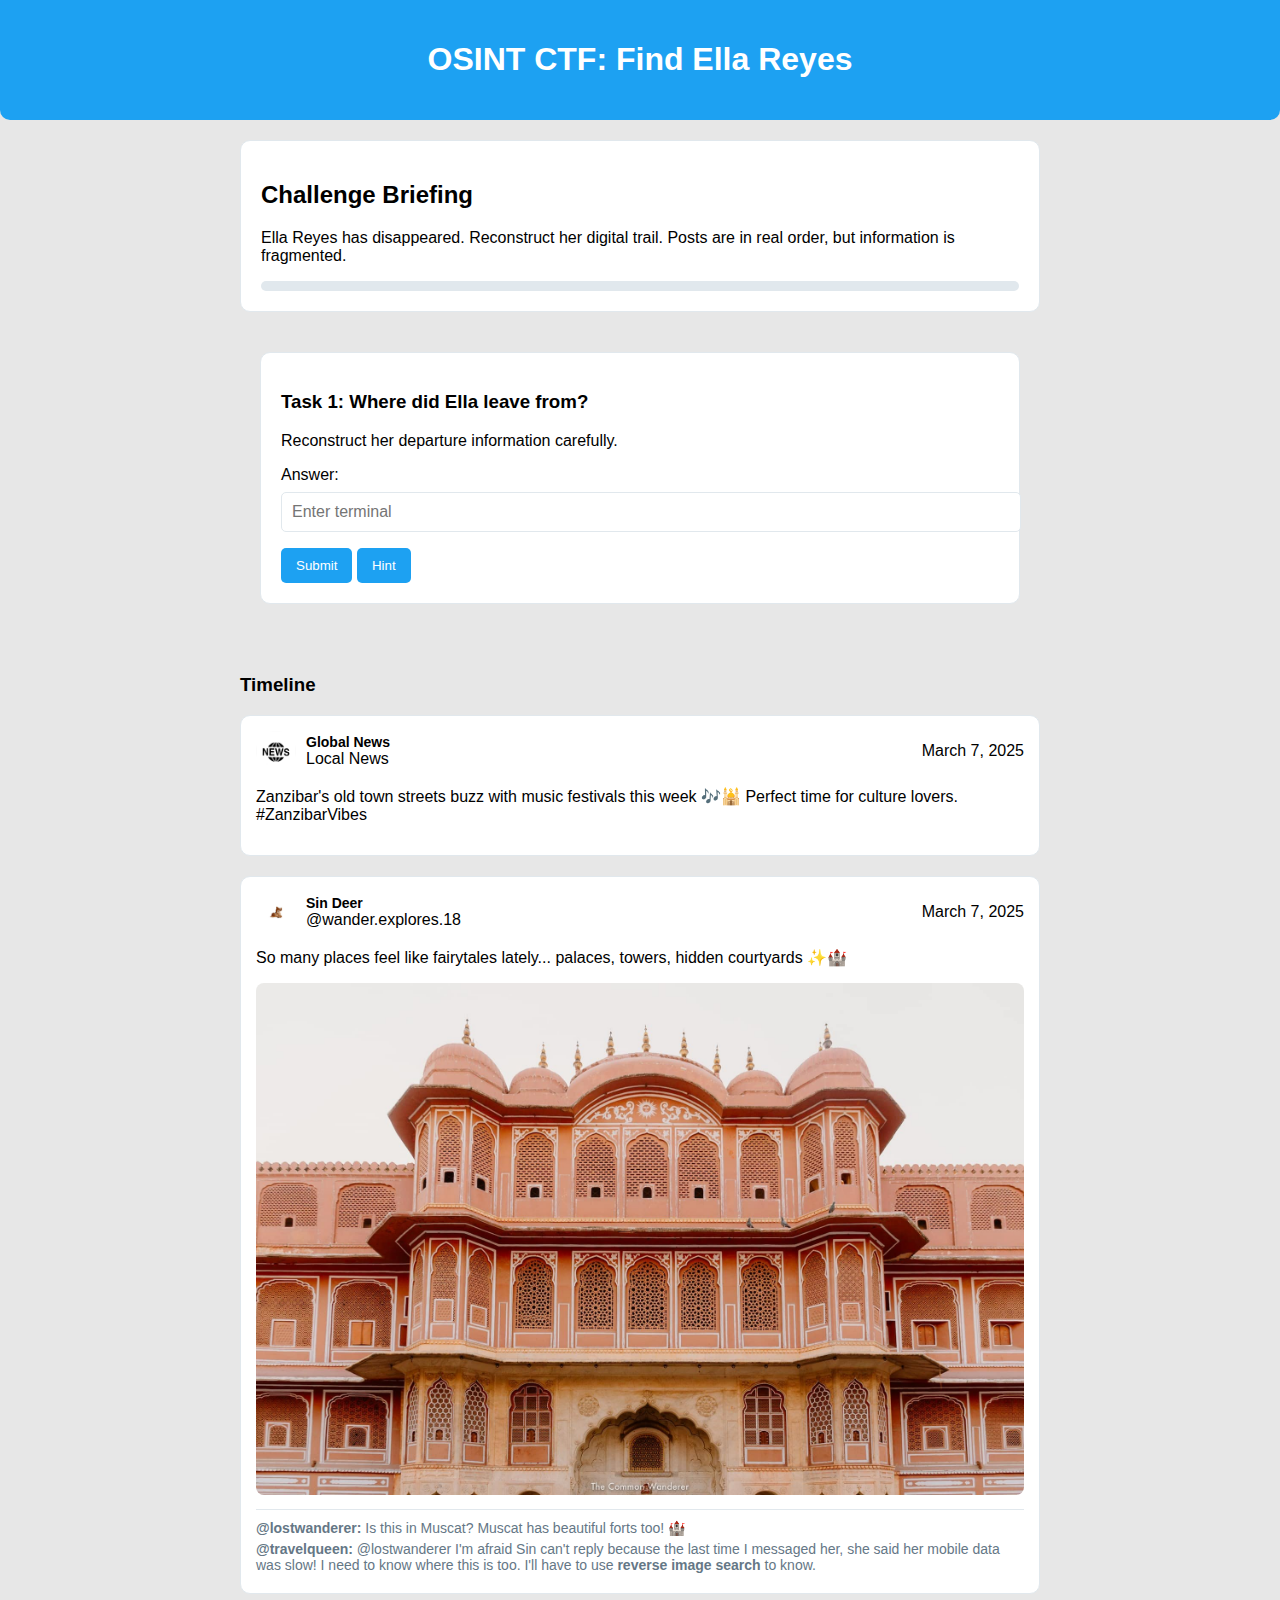
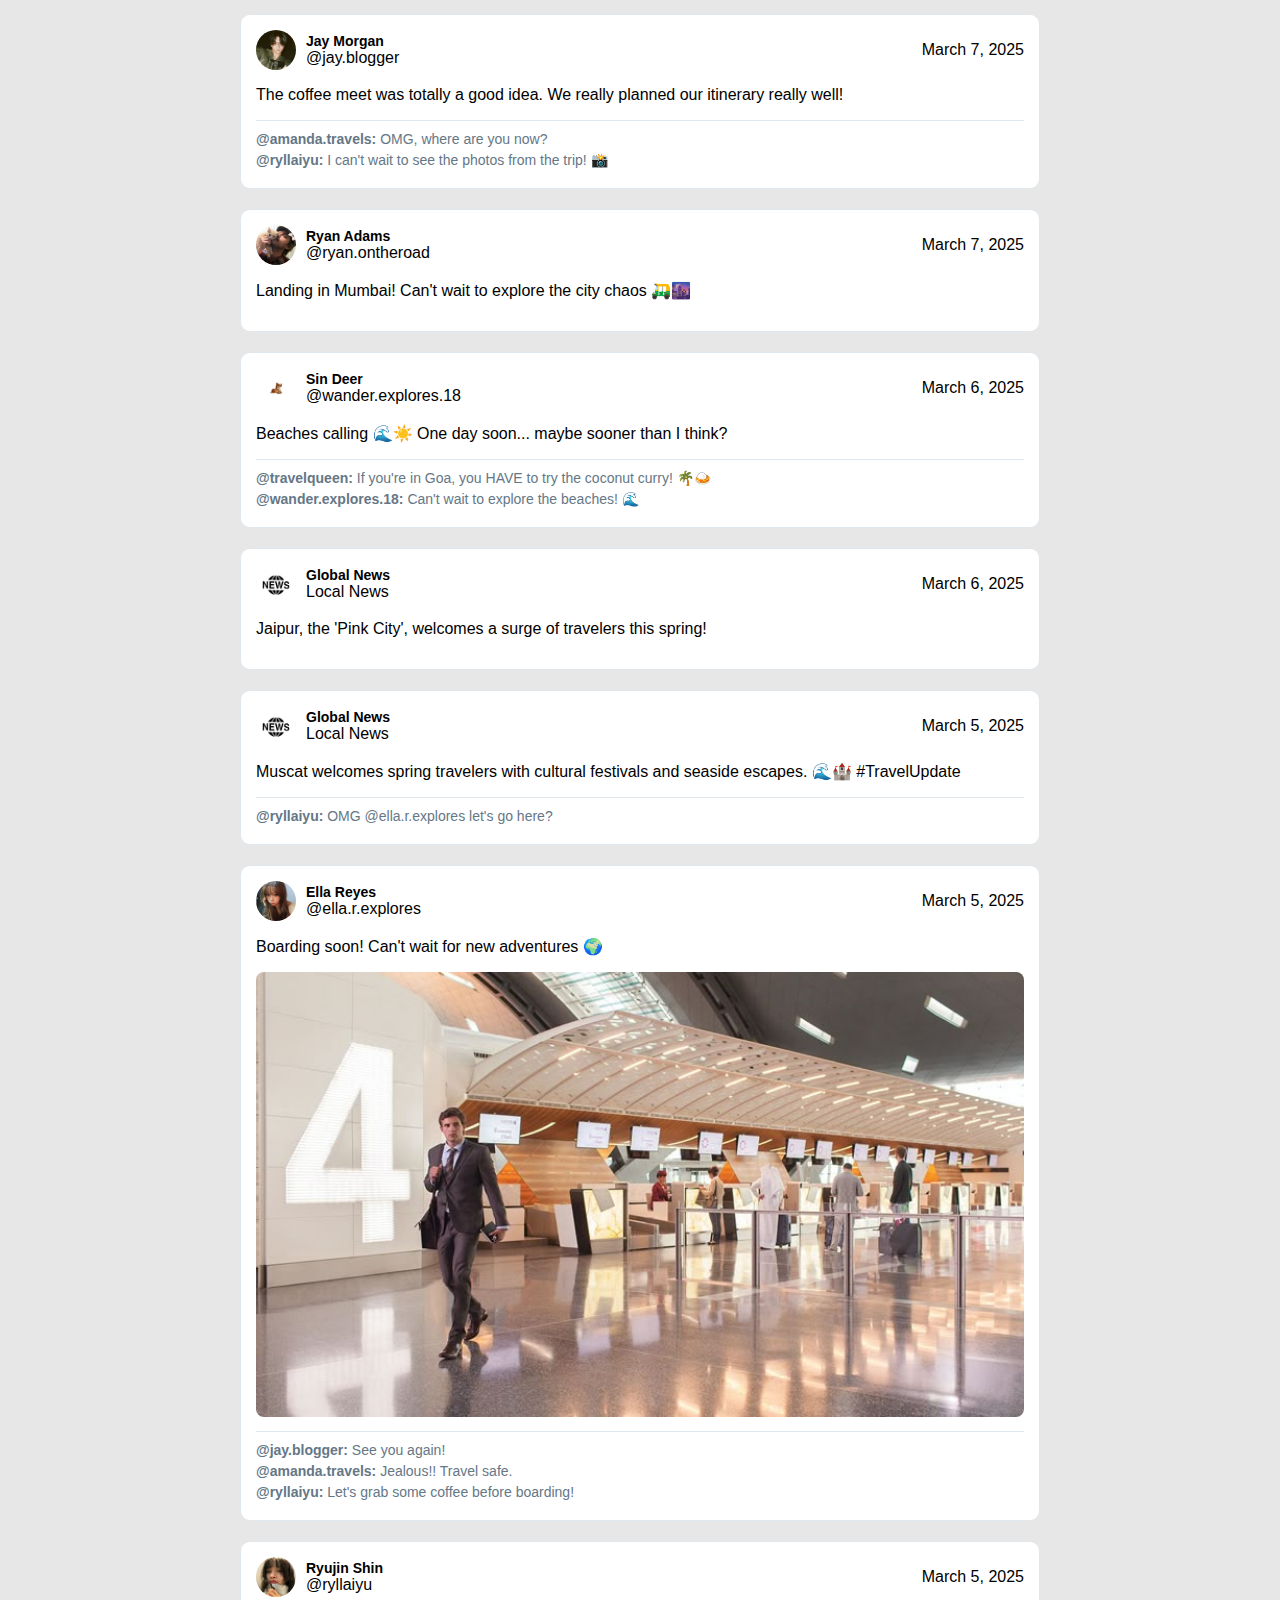
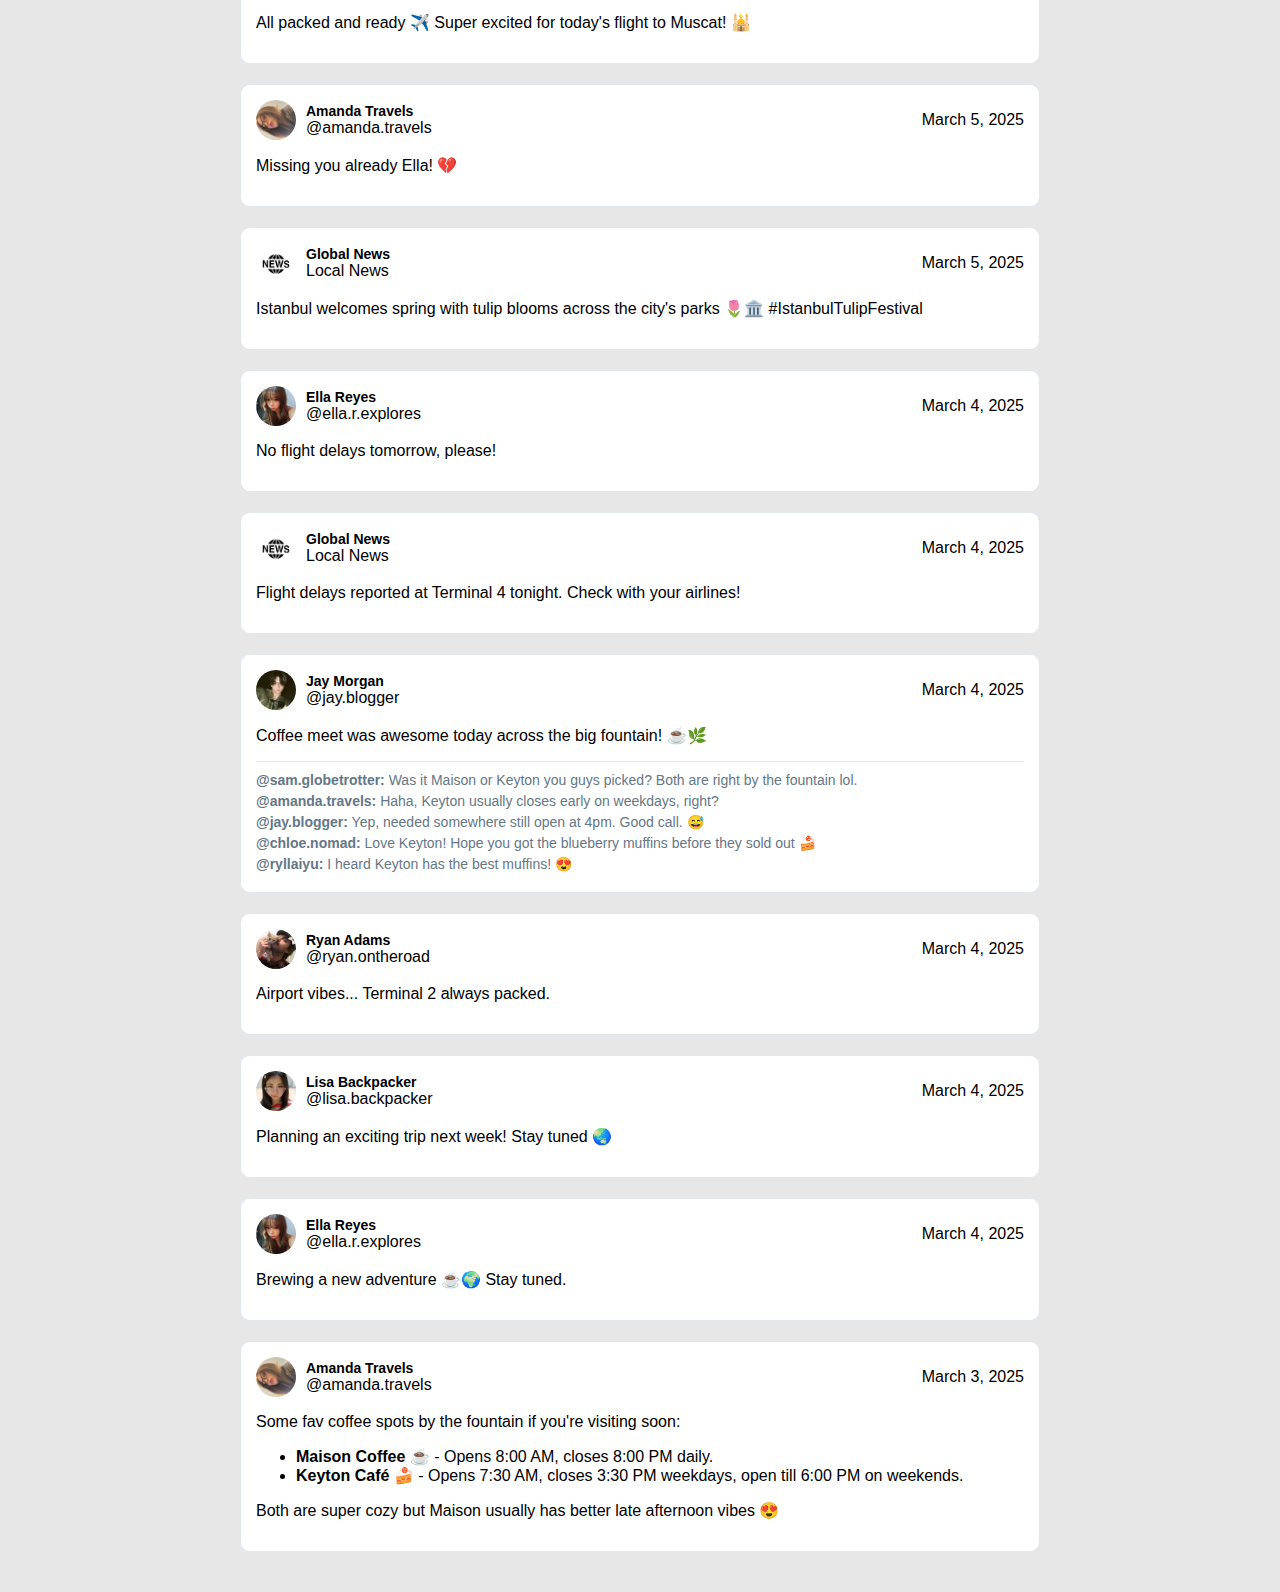
<file: index.html>
<!DOCTYPE html>
<html lang="en">
<head>
  <meta charset="UTF-8">
  <meta name="viewport" content="width=device-width, initial-scale=1.0">
  <title>Find Ella: OSINT Challenge</title>
  <link rel="stylesheet" href="styles.css">
  <script src="script.js" defer></script>
</head>
<body>

<header>
  <h1>OSINT CTF: Find Ella Reyes<h1>
</header>

<div class="container">

  <div class="challenge-description">
    <h2>Challenge Briefing</h2>
    <p>Ella Reyes has disappeared. Reconstruct her digital trail. Posts are in real order, but information is fragmented.</p>
    <div class="progress-bar">
      <div class="progress" id="progress"></div>
    </div>
  </div>

  <div id="task-area" class="container"></div>

  <div class="completion-message" id="completion">
    <h2>Challenge Complete!</h2>
    <p>Congratulations, investigator! You pieced the story:</p>
    <ul>
      <li>Departed from Terminal 4</li>
      <li>Met Jay at Maison Coffee</li>
      <li>New account: <strong>@wander.explores.18</strong></li>
      <li>Destination: Jaipur, India</li>
      <li>Traveling with: Jay</li>
    </ul>
  </div>

  <div class="timeline">
    <h3>Timeline</h3>
  
    <!-- March 7, 2025 -->
  
    <div class="post">
      <div class="post-header">
        <div class="post-user">
          <img src="images/news_icon.jpg" class="profile-icon" alt="News Icon"
            data-displayname="Global News" data-username="Local News" data-bio="Updates on travel, events, and the world.">
          <div class="user-info">
            <span class="display-name">Global News</span>
            <span class="post-author">Local News</span>
          </div>
        </div>
        <span class="post-date">March 7, 2025</span>
      </div>
      <div class="post-content">
        <p>Zanzibar's old town streets buzz with music festivals this week 🎶🕌 Perfect time for culture lovers. #ZanzibarVibes</p>
      </div>
    </div>
  
    <div class="post">
      <div class="post-header">
        <div class="post-user">
          <img src="images/wander_icon.jpg" class="profile-icon" alt="Sin Deer Icon"
            data-displayname="Sin Deer" data-username="@wander.explores.18" data-bio="New adventures, fresh beginnings 🌸">
          <div class="user-info">
            <span class="display-name">Sin Deer</span>
            <span class="post-author">@wander.explores.18</span>
          </div>
        </div>
        <span class="post-date">March 7, 2025</span>
      </div>
      <div class="post-content">
        <p>So many places feel like fairytales lately... palaces, towers, hidden courtyards ✨🏰</p>
        <div class="photo-placeholder"><img src="images/pink_palace.jpg" alt="Pink Palace"></div>
        <div class="post-comments">
          <div class="comment"><strong>@lostwanderer:</strong> Is this in Muscat? Muscat has beautiful forts too! 🏰</div>
          <div class="comment"><strong>@travelqueen:</strong> @lostwanderer I'm afraid Sin can't reply because the last time I messaged her, she said her mobile data was slow! I need to know where this is too. I'll have to use <strong>reverse image search</strong> to know.</div>
        </div>
      </div>
    </div>
  
    <div class="post">
      <div class="post-header">
        <div class="post-user">
          <img src="images/jay_icon.jpg" class="profile-icon" alt="Jay's Icon"
            data-displayname="Jay Morgan" data-username="@jay.blogger" data-bio="Lifestyle Blogger ☕ Traveler 📸">
          <div class="user-info">
            <span class="display-name">Jay Morgan</span>
            <span class="post-author">@jay.blogger</span>
          </div>
        </div>
        <span class="post-date">March 7, 2025</span>
      </div>
      <div class="post-content">
        <p>The coffee meet was totally a good idea. We really planned our itinerary really well!</p>
        <div class="post-comments">
          <div class="comment"><strong>@amanda.travels:</strong> OMG, where are you now?</div>
          <div class="comment"><strong>@ryllaiyu:</strong> I can't wait to see the photos from the trip! 📸</div>
        </div>
      </div>
    </div>
  
    <div class="post">
      <div class="post-header">
        <div class="post-user">
          <img src="images/ryan_icon.jpg" class="profile-icon" alt="Ryan's Icon"
            data-displayname="Ryan Adams" data-username="@ryan.ontheroad" data-bio="Adventure junkie ✈️ Story hunter 🏕️">
          <div class="user-info">
            <span class="display-name">Ryan Adams</span>
            <span class="post-author">@ryan.ontheroad</span>
          </div>
        </div>
        <span class="post-date">March 7, 2025</span>
      </div>
      <div class="post-content">
        <p>Landing in Mumbai! Can't wait to explore the city chaos 🛺🌆</p>
      </div>
    </div>
  
    <!-- March 6, 2025 -->
    <div class="post">
      <div class="post-header">
        <div class="post-user">
          <img src="images/wander_icon.jpg" class="profile-icon" alt="Sin Deer Icon"
            data-displayname="Sin Deer" data-username="@wander.explores.18" data-bio="New adventures, fresh beginnings 🌸">
          <div class="user-info">
            <span class="display-name">Sin Deer</span>
            <span class="post-author">@wander.explores.18</span>
          </div>
        </div>
        <span class="post-date">March 6, 2025</span>
      </div>
      <div class="post-content">
        <p>Beaches calling 🌊☀️ One day soon... maybe sooner than I think?</p>
        <div class="post-comments">
          <div class="comment"><strong>@travelqueen:</strong> If you're in Goa, you HAVE to try the coconut curry! 🌴🍛</div>
          <div class="comment"><strong>@wander.explores.18:</strong> Can't wait to explore the beaches! 🌊</div>
        </div>
      </div>
    </div>
  
    <div class="post">
      <div class="post-header">
        <div class="post-user">
          <img src="images/news_icon.jpg" class="profile-icon" alt="News Icon"
            data-displayname="Global News" data-username="Local News" data-bio="Updates on travel, events, and the world.">
          <div class="user-info">
            <span class="display-name">Global News</span>
            <span class="post-author">Local News</span>
          </div>
        </div>
        <span class="post-date">March 6, 2025</span>
      </div>
      <div class="post-content">
        <p>Jaipur, the 'Pink City', welcomes a surge of travelers this spring!</p>
      </div>
    </div>
  
    <div class="post">
        <div class="post-header">
          <div class="post-user">
            <img src="images/news_icon.jpg" class="profile-icon" alt="News Icon"
              data-displayname="Global News" data-username="Local News" data-bio="Updates on travel, events, and the world.">
            <div class="user-info">
              <span class="display-name">Global News</span>
              <span class="post-author">Local News</span>
            </div>
          </div>
          <span class="post-date">March 5, 2025</span>
        </div>
        <div class="post-content">
          <p>Muscat welcomes spring travelers with cultural festivals and seaside escapes. 🌊🏰 #TravelUpdate</p>
        </div>
        <div class="post-comments">
            <div class="comment"><strong>@ryllaiyu:</strong> OMG @ella.r.explores let's go here?</div>
        </div>
      </div>

  <div class="post">
    <div class="post-header">
      <div class="post-user">
        <img src="images/ella_icon.jpg" class="profile-icon" alt="Ella's Icon"
          data-displayname="Ella Reyes" data-username="@ella.r.explores" data-bio="Explorer 🌍 Coffee Enthusiast ✈️">
        <div class="user-info">
          <span class="display-name">Ella Reyes</span>
          <span class="post-author">@ella.r.explores</span>
        </div>
      </div>
      <span class="post-date">March 5, 2025</span>
    </div>
    <div class="post-content">
      <p>Boarding soon! Can't wait for new adventures 🌍</p>
      <div class="photo-placeholder"><img src="images/terminal_gate.jpg" alt="Terminal 4 boarding gate"></div>
      <div class="post-comments">
        <div class="comment"><strong>@jay.blogger:</strong> See you again!</div>
        <div class="comment"><strong>@amanda.travels:</strong> Jealous!! Travel safe.</div>
        <div class="comment"><strong>@ryllaiyu:</strong> Let's grab some coffee before boarding!</div>
      </div>
    </div>
  </div>

  <div class="post">
    <div class="post-header">
      <div class="post-user">
        <img src="images/ryllaiyu_icon.jpg" class="profile-icon" alt="Ryllaiyu's Icon"
          data-displayname="Ryujin Shin" data-username="@ryllaiyu" data-bio="✈️ Flight Attendant | Exploring new skies">
        <div class="user-info">
          <span class="display-name">Ryujin Shin</span>
          <span class="post-author">@ryllaiyu</span>
        </div>
      </div>
      <span class="post-date">March 5, 2025</span>
    </div>
    <div class="post-content">
      <p>All packed and ready ✈️ Super excited for today's flight to Muscat! 🕌</p>
    </div>
  </div>

  <div class="post">
    <div class="post-header">
      <div class="post-user">
        <img src="images/amanda_icon.jpg" class="profile-icon" alt="Amanda's Icon"
          data-displayname="Amanda Travels" data-username="@amanda.travels" data-bio="Foodie | Travel Addict 🌎">
        <div class="user-info">
          <span class="display-name">Amanda Travels</span>
          <span class="post-author">@amanda.travels</span>
        </div>
      </div>
      <span class="post-date">March 5, 2025</span>
    </div>
    <div class="post-content">
      <p>Missing you already Ella! 💔</p>
    </div>
  </div>

  <div class="post">
    <div class="post-header">
      <div class="post-user">
        <img src="images/news_icon.jpg" class="profile-icon" alt="News Icon"
          data-displayname="Global News" data-username="Local News" data-bio="Updates on travel, events, and the world.">
        <div class="user-info">
          <span class="display-name">Global News</span>
          <span class="post-author">Local News</span>
        </div>
      </div>
      <span class="post-date">March 5, 2025</span>
    </div>
    <div class="post-content">
      <p>Istanbul welcomes spring with tulip blooms across the city's parks 🌷🏛️ #IstanbulTulipFestival</p>
    </div>
  </div>

  <!-- March 4, 2025 -->
  <div class="post">
    <div class="post-header">
      <div class="post-user">
        <img src="images/ella_icon.jpg" class="profile-icon" alt="Ella's Icon"
          data-displayname="Ella Reyes" data-username="@ella.r.explores" data-bio="Explorer 🌍 Coffee Enthusiast ✈️">
        <div class="user-info">
          <span class="display-name">Ella Reyes</span>
          <span class="post-author">@ella.r.explores</span>
        </div>
      </div>
      <span class="post-date">March 4, 2025</span>
    </div>
    <div class="post-content">
      <p>No flight delays tomorrow, please!</p>
    </div>
  </div>

  <div class="post">
    <div class="post-header">
      <div class="post-user">
        <img src="images/news_icon.jpg" class="profile-icon" alt="News Icon"
          data-displayname="Global News" data-username="Local News" data-bio="Updates on travel, events, and the world.">
        <div class="user-info">
          <span class="display-name">Global News</span>
          <span class="post-author">Local News</span>
        </div>
      </div>
      <span class="post-date">March 4, 2025</span>
    </div>
    <div class="post-content">
      <p>Flight delays reported at Terminal 4 tonight. Check with your airlines!</p>
    </div>
  </div>

  <div class="post">
    <div class="post-header">
      <div class="post-user">
        <img src="images/jay_icon.jpg" class="profile-icon" alt="Jay's Icon"
          data-displayname="Jay Morgan" data-username="@jay.blogger" data-bio="Lifestyle Blogger ☕ Traveler 📸">
        <div class="user-info">
          <span class="display-name">Jay Morgan</span>
          <span class="post-author">@jay.blogger</span>
        </div>
      </div>
      <span class="post-date">March 4, 2025</span>
    </div>
    <div class="post-content">
      <p>Coffee meet was awesome today across the big fountain! ☕🌿</p>
      <div class="post-comments">
        <div class="comment"><strong>@sam.globetrotter:</strong> Was it Maison or Keyton you guys picked? Both are right by the fountain lol.</div>
        <div class="comment"><strong>@amanda.travels:</strong> Haha, Keyton usually closes early on weekdays, right?</div>
        <div class="comment"><strong>@jay.blogger:</strong> Yep, needed somewhere still open at 4pm. Good call. 😅</div>
        <div class="comment"><strong>@chloe.nomad:</strong> Love Keyton! Hope you got the blueberry muffins before they sold out 🍰</div>
        <div class="comment"><strong>@ryllaiyu:</strong> I heard Keyton has the best muffins! 😍</div>
      </div>
    </div>
  </div>

  <div class="post">
    <div class="post-header">
      <div class="post-user">
        <img src="images/ryan_icon.jpg" class="profile-icon" alt="Ryan's Icon"
          data-displayname="Ryan Adams" data-username="@ryan.ontheroad" data-bio="Adventure junkie ✈️ Story hunter 🏕️">
        <div class="user-info">
          <span class="display-name">Ryan Adams</span>
          <span class="post-author">@ryan.ontheroad</span>
        </div>
      </div>
      <span class="post-date">March 4, 2025</span>
    </div>
    <div class="post-content">
      <p>Airport vibes... Terminal 2 always packed.</p>
    </div>
  </div>

  <div class="post">
    <div class="post-header">
      <div class="post-user">
        <img src="images/lisa_icon.jpg" class="profile-icon" alt="Lisa's Icon"
          data-displayname="Lisa Backpacker" data-username="@lisa.backpacker" data-bio="Nature lover 🌲 Backpack across worlds.">
        <div class="user-info">
          <span class="display-name">Lisa Backpacker</span>
          <span class="post-author">@lisa.backpacker</span>
        </div>
      </div>
      <span class="post-date">March 4, 2025</span>
    </div>
    <div class="post-content">
      <p>Planning an exciting trip next week! Stay tuned 🌏</p>
    </div>
  </div>

  <div class="post">
    <div class="post-header">
      <div class="post-user">
        <img src="images/ella_icon.jpg" class="profile-icon" alt="Ella's Icon"
          data-displayname="Ella Reyes" data-username="@ella.r.explores" data-bio="Explorer 🌍 Coffee Enthusiast ✈️">
        <div class="user-info">
          <span class="display-name">Ella Reyes</span>
          <span class="post-author">@ella.r.explores</span>
        </div>
      </div>
      <span class="post-date">March 4, 2025</span>
    </div>
    <div class="post-content">
      <p>Brewing a new adventure ☕🌍 Stay tuned.</p>
    </div>
  </div>
  

  <div class="post">
    <div class="post-header">
      <div class="post-user">
        <img src="images/amanda_icon.jpg" class="profile-icon" alt="Amanda's Icon"
          data-displayname="Amanda Travels" data-username="@amanda.travels" data-bio="Foodie | Travel Addict 🌎">
        <div class="user-info">
          <span class="display-name">Amanda Travels</span>
          <span class="post-author">@amanda.travels</span>
        </div>
      </div>
      <span class="post-date">March 3, 2025</span>
    </div>
    <div class="post-content">
      <p>Some fav coffee spots by the fountain if you're visiting soon:</p>
      <ul>
        <li><strong>Maison Coffee</strong> ☕ - Opens 8:00 AM, closes 8:00 PM daily.</li>
        <li><strong>Keyton Café</strong> 🍰 - Opens 7:30 AM, closes 3:30 PM weekdays, open till 6:00 PM on weekends.</li>
      </ul>
      <p>Both are super cozy but Maison usually has better late afternoon vibes 😍</p>
    </div>
  </div>

</div>

  
  
<!-- Hidden Tasks -->
<div style="display:none;">

    <div class="task-section" id="task1">
      <h3>Task 1: Where did Ella leave from?</h3>
      <p>Reconstruct her departure information carefully.</p>
      <div class="form-group">
        <label for="answer1">Answer:</label>
        <input type="text" id="answer1" placeholder="Enter terminal">
      </div>
      <button id="submit1">Submit</button>
      <button class="hint-button">Hint</button>
      <div class="hint">She mentioned a specific terminal and time.</div>
      <div class="task-result" id="result1"></div>
    </div>
  
    <div class="task-section" id="task2">
      <h3>Task 2: Who did Ella last meet, and where?</h3>
      <p>Provide the name and meeting place.</p>
      <div class="form-group">
        <label for="answer2">Answer:</label>
        <input type="text" id="answer2" placeholder="Format: [Name] at [Location]">
      </div>
      <button id="submit2">Submit</button>
      <button class="hint-button">Hint</button>
      <div class="hint">Look for posts about meeting, near a fountain.</div>
      <div class="task-result" id="result2"></div>
    </div>
  
    <div class="task-section" id="task3">
      <h3>Task 3: What is Ella's new account?</h3>
      <p>Look for clues about her new identity.</p>
      <div class="form-group">
        <label for="answer3">Answer:</label>
        <input type="text" id="answer3" placeholder="Enter full username">
      </div>
      <button id="submit3">Submit</button>
      <button class="hint-button">Hint</button>
      <div class="hint">Fresh colors and markets are key clues.</div>
      <div class="task-result" id="result3"></div>
    </div>
  
    <div class="task-section" id="task4">
      <h3>Task 4: Where is Ella heading?</h3>
      <p>Determine Ella’s travel destination.</p>
      <div class="form-group">
        <label for="answer4">Answer:</label>
        <input type="text" id="answer4" placeholder="Enter city name">
      </div>
      <button id="submit4">Submit</button>
      <button class="hint-button">Hint</button>
      <div class="hint">Think about the Pink City nickname.</div>
      <div class="task-result" id="result4"></div>
    </div>
  
    <div class="task-section" id="task5">
      <h3>Task 5: Who is traveling with Ella?</h3>
      <p>Only one person is actually flying with Ella. Find out who.</p>
      <div class="form-group">
        <label for="answer5">Answer:</label>
        <input type="text" id="answer5" placeholder="Enter @username">
      </div>
      <button id="submit5">Submit</button>
      <button class="hint-button">Hint</button>
      <div class="hint">Who posted about meeting at the airport?</div>
      <div class="task-result" id="result5"></div>
    </div>
  
  </div>
  
  <!-- Profile Popup -->
  <div class="profile-popup" id="profilePopup"></div>
  
  </body>
  </html>
</file>
<file: styles.css>
:root {
    --primary-color: #1da1f2;
    --secondary-color: #14171a;
    --background-color: #f5f8fa;
    --text-color: #14171a;
    --border-color: #e1e8ed;
    --success-color: #17bf63;
    --error-color: #e0245e;
    --hint-color: #794bc4;
  }
  
  body {
    font-family: 'Segoe UI', sans-serif;
    background: #e7e7e7;
    margin: 0;
    padding: 0;
  }
  
  .container {
    max-width: 800px;
    margin: 0 auto;
    padding: 20px;
  }
  
  header {
    background: var(--primary-color);
    color: white;
    padding: 20px;
    text-align: center;
    border-radius: 0 0 10px 10px;
  }
  
  .timeline {
    margin-top: 30px;
  }
  
  .post {
    background: white;
    border: 1px solid var(--border-color);
    border-radius: 10px;
    margin-bottom: 20px;
    padding: 15px;
  }
  
  .post-header {
    display: flex;
    justify-content: space-between;
    align-items: center;
    margin-bottom: 10px;
  }
  
  .post-user {
    display: flex;
    align-items: center;
  }
  
  .profile-icon {
    width: 40px;
    height: 40px;
    border-radius: 50%;
    margin-right: 10px;
    cursor: pointer;
  }
  
  .user-info {
    display: flex;
    flex-direction: column;
  }
  
  .display-name {
    font-weight: bold;
    font-size: 14px;
  }
  
  .profile-popup {
    position: absolute;
    background: white;
    border: 1px solid var(--border-color);
    box-shadow: 0px 4px 10px rgba(0, 0, 0, 0.2);
    padding: 10px;
    border-radius: 10px;
    display: none;
    z-index: 1000;
    width: 220px;
  }
  
  .profile-popup img {
    width: 50px;
    height: 50px;
    border-radius: 50%;
    margin-bottom: 5px;
  }
  
  .photo-placeholder img {
    width: 100%;
    height: auto;
    border-radius: 8px;
  }
  
  .post-comments {
    margin-top: 10px;
    border-top: 1px solid var(--border-color);
    padding-top: 10px;
    font-size: 14px;
    color: #657786;
  }
  
  .comment {
    margin-bottom: 5px;
  }
  
  .form-group input {
    width: 100%;
    padding: 10px;
    margin-top: 8px;
    margin-bottom: 8px;
    border: 1px solid var(--border-color);
    border-radius: 5px;
    font-size: 16px;
  }
  
  button {
    background-color: var(--primary-color);
    color: white;
    padding: 10px 15px;
    border: none;
    border-radius: 5px;
    cursor: pointer;
    margin-top: 8px;
  }
  
  button:hover {
    background-color: #0d8ecf;
  }
  
  .task-result {
    margin-top: 10px;
    padding: 8px;
    border-radius: 5px;
    display: none;
  }
  
  .success {
    background-color: rgba(23, 191, 99, 0.1);
    color: var(--success-color);
    border: 1px solid var(--success-color);
  }
  
  .error {
    background-color: rgba(224, 36, 94, 0.1);
    color: var(--error-color);
    border: 1px solid var(--error-color);
  }
  
  .hint {
    display: none;
    margin-top: 8px;
    padding: 10px;
    background: rgba(121, 75, 196, 0.1);
    border-left: 3px solid var(--hint-color);
    font-style: italic;
  }
  
  .progress-bar {
    width: 100%;
    background: var(--border-color);
    border-radius: 5px;
    margin-top: 10px;
    height: 10px;
  }
  
  .progress {
    height: 10px;
    width: 0;
    background: var(--primary-color);
    border-radius: 5px;
    transition: width 0.3s ease;
  }
  
  #completion {
    display: none;
  }
  
  .completion-message {
    text-align: center;
    margin-top: 30px;
    padding: 20px;
    background: var(--success-color);
    color: white;
    border-radius: 10px;
  }

  .challenge-description {
    background: white;
    padding: 20px;
    border-radius: 10px;
    border: 1px solid var(--border-color);
    margin-bottom: 20px;
  }
  
  .task-section {
    background: white;
    padding: 20px;
    border-radius: 10px;
    border: 1px solid var(--border-color);
    margin-bottom: 20px;
  }
</file>
